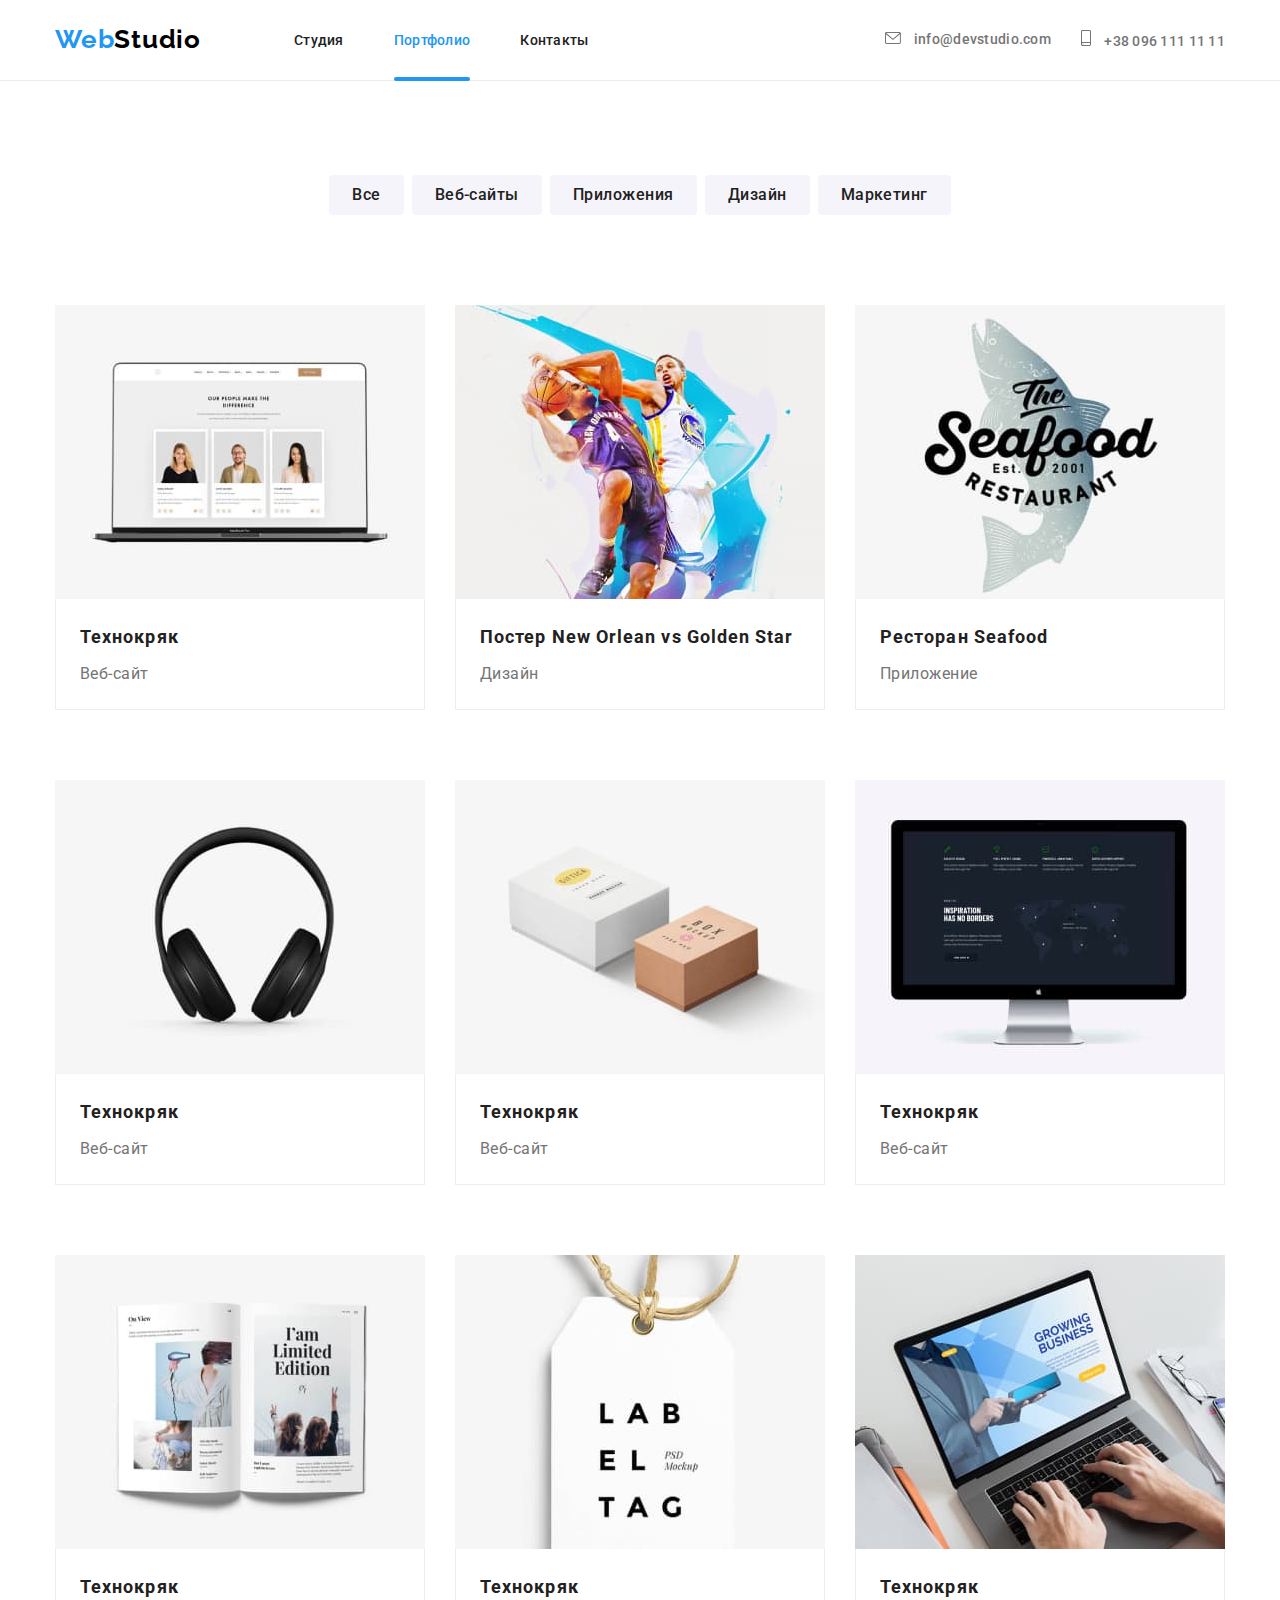
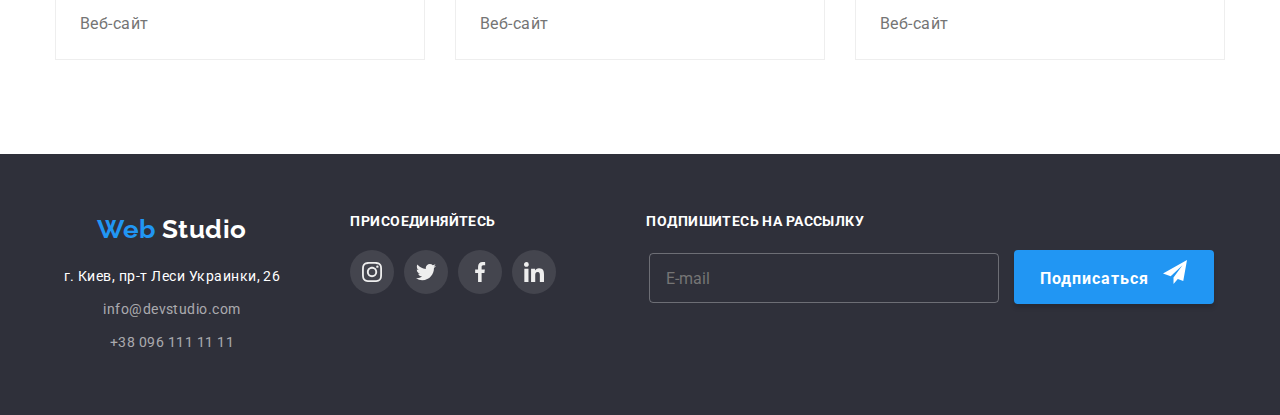
<file: portfolio.html>
<!DOCTYPE html>
<html lang="ru">
  <head>
    <meta charset="UTF-8" />
    <meta http-equiv="X-UA-Compatible" content="IE=edge" />
    <meta name="viewport" content="width=device-width, initial-scale=1.0" />
    <title>WebStudio</title>
    <link
      href="https://fonts.googleapis.com/css2?family=Raleway:wght@700&family=Roboto:wght@400;500;700;900&display=swap"
      rel="stylesheet"
    />
    <link
      rel="stylesheet"
      href="https://cdnjs.cloudflare.com/ajax/libs/modern-normalize/1.1.0/modern-normalize.min.css"
    />
    <!-- <link rel="stylesheet" href="./css/styles.css" /> -->
    <link rel="stylesheet" href="./css/main.min.css"/>
  </head>
  <body>
    <!--  Шапка страницы -->
    <header class="header">
      <div class="container main-nav">
        <a href="./index.html" class="logo link">
          Web <span class="accent link">Studio</span></a
        >

        <!-- Навигация -->
        <nav>
          <ul class="site-nav">
            <li class="item"><a href="./index.html" class="link">Студия</a></li>
            <li class="item">
              <a href="./portfolio.html" class="link current">Портфолио</a>
            </li>
            <li class="item"><a href="" class="link item">Контакты</a></li>
          </ul>
        </nav>

        <!-- Контактные данные -->
        <ul class="auth-nav">
          <li class="item">
            <a href="mailto:info@devstudio.com" class="auth-nav-link link">
              <svg class="auth-icon" width="16px" height="12px">
                <use href="./images/symbol-img.svg#icon-envelope"></use>
              </svg>
              info@devstudio.com
            </a>
          </li>
          <li class="item">
            <a href="tel:+380961111111" class="auth-nav-link link">
              <svg class="auth-icon" width="10" height="16">
                <use href="./images/symbol-img.svg#icon-smartphone"></use>
              </svg>
              +38 096 111 11 11
            </a>
          </li>
        </ul>

        <!-- Мобильное меню -->
        <button
          type="button"
          class="mobil__menu-open" data-menu-open>
          <svg class="icon__mobil-menu" width="40" height="40">
            <use href="./images/symbol-img.svg#icon-menu_40px"></use>
          </svg>
        </button>
      </div>
      <div class="mobil__menu is-hidden" data-menu>
        <div class="container">
          <button type="button" class="mobil__menu-close" data-menu-close>
            <svg class="icon__mobil-menu" width="40" height="40">
              <use href="./images/symbol-img.svg#icon-close_40px"></use>
            </svg>
          </button>

          <ul class="mobil__menu-nav">
            <li class="mobil__nav-item">
              <a href="./index.html" class="mobil__nav-link link current">Студия</a>
            </li>
            <li class="mobil__nav-item">
              <a href="./portfolio.html" class="mobil__nav-link link">Портфолио</a>
            </li>
            <li class="mobil__nav-item">
              <a href="" class="mobil__nav-link item link">Контакты</a>
            </li>
          </ul>

          <ul class="mobil__menu-auth-nav">
             <li class="mobil__menu-auth-item">
              <a href="tel:+380961111111" class="mobil__menu-tel-link link">
                +38 096 111 11 11
              </a>
            </li>
            <li class="mobil__menu-auth-item">
              <a
                href="mailto:info@devstudio.com"
                class="mobil__menu-mail-link link"
              >
                info@devstudio.com
              </a>
            </li>
          </ul>

          <ul class="menu__socials">
            <li class="menu__socials-item">
              <a href="" class="menu__socials-link link">Instagram</a>
            </li>
            <li class="menu__socials-item">
              <a href="" class="menu__socials-link link">Twitter</a>
            </li>
            <li class="menu__socials-item">
              <a href="" class="menu__socials-link link">Facebook</a>
            </li>
            <li class="menu__socials-item">
              <a href="" class="menu__socials-link link">LinkedIn</a>
            </li>
          </ul>
        </div>
      </div>
    </header>

    <!-- Фильтр и контент -->
    <main class="main__portfolio">
      <section>
        <div class="container">
          <ul class="filter">
            <li class="filter__item">
              <button type="button" class="filter__button">Все</button>
            </li>
            <li class="filter__item">
              <button type="button" class="filter__button">Веб-сайты</button>
            </li>
            <li class="filter__item">
              <button type="button" class="filter__button">Приложения</button>
            </li>
            <li class="filter__item">
              <button type="button" class="filter__button">Дизайн</button>
            </li>
            <li class="filter__item">
              <button type="button" class="filter__button">Маркетинг</button>
            </li>
          </ul>
        </div>

        <!-- Content-->
        <h1 class="content-hero visually-hidden">Content</h1>
        <div class="container ">
          <ul class="card padding">
            <li class="card__info">
              <a class="card__link link" href="">
                <div class="card__item">
                  <img
                    src="./images/img-portfolio2.jpg"
                    alt="Открытый ноутбух"
                    width="370"
                    height="294"
                  />
                  <p class="card__text">
                    Ресурс предлагает комплексные предложения с разным уровнем
                    функционала и сервисов. Все это позволит посетителю получить
                    исчерпывающие сведения о компании или частном лице.
                  </p>
                </div>

                <div class="header__conteiner">
                  <h2 class="header__title">Технокряк</h2>
                  <p class="header__text">Веб-сайт</p>
                </div>
              </a>
            </li>
            <li class="card__info">
              <a class="card__link link" href="">
                <div class="card__item">
                  <img
                    src="./images/img-portfolio3.jpg"
                    alt="Баскетболисты"
                    width="370"
                    height="294"
                  />
                  <p class="card__text">
                    РРесурс предлагает комплексные предложения с разным уровнем
                    функционала и сервисов. Все это позволит посетителю получить
                    исчерпывающие сведения о компании или частном лице.
                  </p>
                </div>

                <div class="header__conteiner">
                  <h2 class="header__title">
                    Постер New Orlean vs Golden Star
                  </h2>
                  <p class="header__text">Дизайн</p>
                </div>
              </a>
            </li>
            <li class="card__info">
              <a class="card__link link" href="">
                <div class="card__item">
                  <img
                    src="./images/img-portfolio4.jpg"
                    alt="Лого ресторана"
                    width="370"
                    height="294"
                  />
                  <p class="card__text">
                    Ресурс предлагает комплексные предложения с разным уровнем
                    функционала и сервисов. Все это позволит посетителю получить
                    исчерпывающие сведения о компании или частном лице.
                  </p>
                </div>

                <div class="header__conteiner">
                  <h2 class="header__title">Ресторан Seafood</h2>
                  <p class="header__text">Приложение</p>
                </div>
              </a>
            </li>
            <li class="card__info">
              <a class="card__link link" href="">
                <div class="card__item">
                  <img
                    src="./images/img-portfolio5.jpg"
                    alt="Открытый ноутбух"
                    width="370"
                    height="294"
                  />
                  <p class="card__text">
                    Ресурс предлагает комплексные предложения с разным уровнем
                    функционала и сервисов. Все это позволит посетителю получить
                    исчерпывающие сведения о компании или частном лице.
                  </p>
                </div>

                <div class="header__conteiner">
                  <h2 class="header__title">Технокряк</h2>
                  <p class="header__text">Веб-сайт</p>
                </div>
              </a>
            </li>
            <li class="card__info">
              <a class="card__link link" href="">
                <div class="card__item">
                  <img
                    src="./images/img-portfolio6.jpg"
                    alt="Открытый ноутбух"
                    width="370"
                    height="294"
                  />
                  <p class="card__text">
                    Ресурс предлагает комплексные предложения с разным уровнем
                    функционала и сервисов. Все это позволит посетителю получить
                    исчерпывающие сведения о компании или частном лице.
                  </p>
                </div>

                <div class="header__conteiner">
                  <h2 class="header__title">Технокряк</h2>
                  <p class="header__text">Веб-сайт</p>
                </div>
              </a>
            </li>
            <li class="card__info">
              <a class="card__link link" href="">
                <div class="card__item">
                  <img
                    src="./images/img-portfolio7.jpg"
                    alt="Открытый ноутбух"
                    width="370"
                    height="294"
                  />
                  <p class="card__text">
                    Ресурс предлагает комплексные предложения с разным уровнем
                    функционала и сервисов. Все это позволит посетителю получить
                    исчерпывающие сведения о компании или частном лице.
                  </p>
                </div>

                <div class="header__conteiner">
                  <h2 class="header__title">Технокряк</h2>
                  <p class="header__text">Веб-сайт</p>
                </div>
              </a>
            </li>
            <li class="card__info">
              <a class="card__link link" href="">
                <div class="card__item">
                  <img
                    src="./images/img-portfolio8.jpg"
                    alt="Открытый ноутбух"
                    width="370"
                    height="294"
                  />
                  <p class="card__text">
                    Ресурс предлагает комплексные предложения с разным уровнем
                    функционала и сервисов. Все это позволит посетителю получить
                    исчерпывающие сведения о компании или частном лице.
                  </p>
                </div>

                <div class="header__conteiner">
                  <h2 class="header__title">Технокряк</h2>
                  <p class="header__text">Веб-сайт</p>
                </div>
              </a>
            </li>
            <li class="card__info">
              <a class="card__link link" href="">
                <div class="card__item">
                  <img
                    src="./images/img-portfolio9.jpg"
                    alt="Открытый ноутбух"
                    width="370"
                    height="294"
                  />
                  <p class="card__text">
                    Ресурс предлагает комплексные предложения с разным уровнем
                    функционала и сервисов. Все это позволит посетителю получить
                    исчерпывающие сведения о компании или частном лице.
                  </p>
                </div>

                <div class="header__conteiner">
                  <h2 class="header__title">Технокряк</h2>
                  <p class="header__text">Веб-сайт</p>
                </div>
              </a>
            </li>
            <li class="card__info">
              <a class="card__link link" href="">
                <div class="card__item">
                  <img
                    src="./images/img-portfolio10.jpg"
                    alt="Открытый ноутбух"
                    width="370"
                    height="294"
                  />
                  <p class="card__text">
                    Ресурс предлагает комплексные предложения с разным уровнем
                    функционала и сервисов. Все это позволит посетителю получить
                    исчерпывающие сведения о компании или частном лице.
                  </p>
                </div>

                <div class="header__conteiner">
                  <h2 class="header__title">Технокряк</h2>
                  <p class="header__text">Веб-сайт</p>
                </div>
              </a>
            </li>
          </ul>
        </div>
      </section>
    </main>

     <!-- Page footer -->
    <footer class="footer">
      <div class="footer__container container padding">
        <div class="navigation__container">
          <a href="./index.html" class="footer__logo link">
            Web <span class="accent link">Studio</span></a
          >
          <address class="navigation">
            <a
              href="https://goo.gl/maps/A9gjcNeJawxpGRib9"
              class="navigation__address link"
              >г. Киев, пр-т Леси Украинки, 26</a
            >
            <ul >
              <li class="navigation__item">
                <a href="mailto:info@devstudio.com" class="navigation__link link"
                  >info@devstudio.com</a
                >
              </li>
              <li class="navigation__item">
                <a href="tel:+380961111111" class="navigation__link link"
                  >+38 096 111 11 11</a
                >
              </li>
            </ul>
          </address>
        </div>
        <div class="soc__conteinet">
          <h2 class="soc__title">Присоединяйтесь</h2>
          <ul class="soc__wrap list">
            <li class="soc__item">
              <a href="" class="soc__link link">
                <svg class="icon-soc-footer" width="20" height="20">
                  <use href="./images/symbol-img.svg#icon-instagram-2"></use>
                </svg>
              </a>
            </li>
            <li class="soc__item">
              <a href="" class="soc__link link">
                <svg class="icon-soc-footer" width="20" height="20">
                  <use href="./images/symbol-img.svg#icon-twitter-1"></use>
                </svg>
              </a>
            </li>
            <li class="soc__item">
              <a href="" class="soc__link link">
                <svg class="icon-soc-footer" width="20" height="20">
                  <use href="./images/symbol-img.svg#icon-facebook-1"></use>
                </svg>
              </a>
            </li>
            <li class="soc__item">
              <a href="" class="soc__link link">
                <svg class="icon-soc-footer" width="20" height="20">
                  <use href="./images/symbol-img.svg#icon-linkedin-1"></use>
                </svg>
              </a>
            </li>
          </ul>
        </div> 
        <div class="footer-subs">
          <h2 class="soc__title">Подпишитесь на рассылку</h2>
          <form class="footer-subs-form">
              <input
                class="footer-form-input"
                type="email"
                name="email"
                placeholder="E-mail"
              >
              <button type="submit" class="button-subs-footer">
              Подписаться
              <span class="icon-subs-footer">
                <svg  width="24" height="24">
                  <use href="./images/symbol-img.svg#icon-icon-send"></use>
                </svg>
              </span>
            </button>
          </form>
        </div>
         
        </div>
      </div>
    </footer>
  </body>
</html>
</file>
<file: css/main.min.css>
:root{--accent-color: #2196f3;--primery-text-color: #757575;--titel-text-color: #212121;--white-color: #ffffff;--main-background-color: #e5e5e5;--secondary-background-color: #f5f4fa;--footer-text-color: rgba(255, 255, 255, 0.6);--background-color-hero-footer: #2f303a;--lodo-color: #000000;--secondary-text-color: #ffffff;--primary-background-color: #ffffff;--secondary-font-weight: 700;--secondaty-font-size: 16px;--main-transition: 250ms cubic-bezier(0.4, 0, 0.2, 1);--bg-gradient: linear-gradient( to right, rgba(47, 48, 58, 0.4), rgba(47, 48, 58, 0.4) )}.visually-hidden{position:absolute;white-space:nowrap;width:1px;height:1px;overflow:hidden;border:0;padding:0;clip:rect(0 0 0 0);-webkit-clip-path:inset(50%);clip-path:inset(50%);margin:-1px}body{color:var(--titel-text-color);font-family:Roboto,sans-serif;letter-spacing:.03em}.container{margin:0 auto;width:100%;padding-left:15px;padding-right:15px;margin-left:auto;margin-right:auto}@media screen and (min-width: 480px){.container{width:480px}}@media screen and (min-width: 768px){.container{width:720px}}@media screen and (min-width: 1200px){.container{width:1200px}}h1,h2,h3,h4,h5,h6,p{margin:0}ul{margin:0;padding-left:0}ul{list-style:none}.link{text-decoration:none;margin:0;padding:0}img{display:block;width:100%;max-width:100%;height:auto}.padding{padding-top:60px;padding-bottom:60px}@media screen and (min-width: 768px){.padding{padding-top:60px;padding-bottom:60px}}@media screen and (min-width: 1200px){.padding{padding-top:94px;padding-bottom:94px}}.header{border-bottom:1px solid #ececec}.main-nav{display:-webkit-box;display:-ms-flexbox;display:flex}.auth-nav .item{font-weight:500;letter-spacing:.02em}@media screen and (min-width: 768px){.auth-nav .item{font-size:12px;line-height:1.16px}}@media screen and (min-width: 1200px){.auth-nav .item{font-size:14px;line-height:1.14}}.site-nav .item{font-weight:500;letter-spacing:.02em}@media screen and (min-width: 768px){.site-nav .item{font-size:14px;line-height:14px;line-height:1.16}}.site-nav .link{display:block;position:relative;padding-top:32px;padding-bottom:32px;-webkit-transition:color 250ms cubic-bezier(0.4, 0, 0.2, 1);transition:color 250ms cubic-bezier(0.4, 0, 0.2, 1)}.site-nav .link{color:var(--titel-text-color)}.site-nav .link:hover,.site-nav .link:focus{color:var(--accent-color)}.site-nav .link.current{color:var(--accent-color)}.site-nav .link.current::after{content:"";position:absolute;display:block;width:100%;height:4px;background:#2196f3;border-radius:2px;bottom:-1px}@media screen and (max-width: 480px){.site-nav{display:none}}@media screen and (min-width: 480px){.site-nav{display:none}}@media screen and (min-width: 768px){.site-nav{display:-webkit-box;display:-ms-flexbox;display:flex;margin-left:10;gap:50px;margin-left:70px}}@media screen and (min-width: 1200px){.site-nav{margin-left:93px;gap:50px}}@media screen and (max-width: 480px){.auth-nav{display:none}}@media screen and (min-width: 480px){.auth-nav{display:none}}@media screen and (min-width: 768px){.auth-nav{display:-webkit-box;display:-ms-flexbox;display:flex;-webkit-box-orient:vertical;-webkit-box-direction:normal;-ms-flex-direction:column;flex-direction:column;margin-left:auto;-ms-flex-item-align:center;align-self:center;row-gap:10px}}@media screen and (min-width: 1200px){.auth-nav{display:-webkit-box;display:-ms-flexbox;display:flex;-webkit-box-orient:horizontal;-webkit-box-direction:normal;-ms-flex-direction:row;flex-direction:row;gap:30px;-webkit-box-align:center;-ms-flex-align:center;align-items:center;margin-left:auto;-ms-flex-item-align:auto;align-self:auto}}.auth-icon{margin-right:10px;fill:var(--primery-text-color);background-color:#fff;-webkit-transition:fill 250ms cubic-bezier(0.4, 0, 0.2, 1);transition:fill 250ms cubic-bezier(0.4, 0, 0.2, 1)}.auth-nav-link{-webkit-transition:color 250ms cubic-bezier(0.4, 0, 0.2, 1);transition:color 250ms cubic-bezier(0.4, 0, 0.2, 1)}.auth-nav-link{color:var(--primery-text-color)}.auth-nav-link:hover,.auth-nav-link:focus{color:var(--accent-color)}.auth-nav-link:hover .auth-icon,.auth-nav-link:focus .auth-icon{fill:var(--accent-color)}.logo{font-family:Raleway,sans-serif;font-weight:700;font-size:24px;line-height:1.16;letter-spacing:.03em;-webkit-transition:color 250ms cubic-bezier(0.4, 0, 0.2, 1);transition:color 250ms cubic-bezier(0.4, 0, 0.2, 1)}.logo{display:-webkit-box;display:-ms-flexbox;display:flex;margin:0;padding:0;-ms-flex-wrap:nowrap;flex-wrap:nowrap;color:var(--accent-color);padding-top:24px;padding-bottom:25px}@media screen and (min-width: 1200px){.logo{font-size:26px;line-height:1.19}}.logo .accent{color:var(--lodo-color);-webkit-transition:color 250ms cubic-bezier(0.4, 0, 0.2, 1);transition:color 250ms cubic-bezier(0.4, 0, 0.2, 1)}.logo .accent:hover,.logo .accent:focus{color:var(--accent-color)}.logo:hover,.logo:focus{color:var(--logo-color)}.hero{background-color:var(--background-color-hero-footer);background-image:var(--bg-gradient),url(../images/header_mobile-img-min.jpg);background-size:cover;text-align:center;margin:0 auto;background-repeat:no-repeat;width:100%;padding-top:118px;padding-bottom:118px}@media(min-device-pixel-ratio: 2),(-webkit-min-device-pixel-ratio: 2),(min-resolution: 192dpi),(min-resolution: 2dppx){.hero{background-image:var(--bg-gradient),url(../images/hero-mob-2x-min.jpg)}}@media screen and (min-width: 768px){.hero{background-image:var(--bg-gradient),url(../images/header_tablet-img-min.jpg)}}@media screen and (min-width: 768px)and (min-device-pixel-ratio: 2),screen and (min-width: 768px)and (-webkit-min-device-pixel-ratio: 2),screen and (min-width: 768px)and (min-resolution: 192dpi),screen and (min-width: 768px)and (min-resolution: 2dppx){.hero{background-image:var(--bg-gradient),url(../images/hero-tabl-2x-min.jpg)}}@media screen and (min-width: 1200px){.hero{max-width:1600px;padding-top:200px;padding-bottom:200px;background-image:var(--bg-gradient),url(../images/Img-hero.jpg)}}@media screen and (min-width: 1200px)and (min-device-pixel-ratio: 2),screen and (min-width: 1200px)and (-webkit-min-device-pixel-ratio: 2),screen and (min-width: 1200px)and (min-resolution: 192dpi),screen and (min-width: 1200px)and (min-resolution: 2dppx){.hero{background-image:var(--bg-gradient),url(../images/hero-des-2x-min.jpg)}}.hero-title{color:var(--white-color);font-weight:900;letter-spacing:.06em;text-transform:uppercase;margin-bottom:30px;display:inline-block;font-weight:900;font-size:26px;line-height:1.61;width:100%}@media screen and (min-width: 480px){.hero-title{max-width:360px}}@media screen and (min-width: 768px){.hero-title{max-width:360px;font-size:26px}}@media screen and (min-width: 1200px){.hero-title{max-width:696px;font-size:44px;line-height:1.36}}.hero-button{color:var(--white-color);background-color:var(--accent-color);font-weight:700;font-size:16px;line-height:1.88;-webkit-box-align:center;-ms-flex-align:center;align-items:center;letter-spacing:.06em;cursor:pointer;border-radius:4px;padding:10px 32px;display:inline-block;min-width:200px;border:1px solid rgba(0,0,0,0);-webkit-transition:color 250ms cubic-bezier(0.4, 0, 0.2, 1);transition:color 250ms cubic-bezier(0.4, 0, 0.2, 1)}.container-making{display:none}@media screen and (min-width: 1200px){.container-making{display:-webkit-box;display:-ms-flexbox;display:flex;-webkit-box-pack:justify;-ms-flex-pack:justify;justify-content:space-between;padding-bottom:94px}}.text{color:var(--primery-text-color);font-size:14px;line-height:1.71}.making-top-wrap{position:relative}.making-text{position:absolute;bottom:0;top:88%;left:50%;width:370px;height:70px;-webkit-transform:translate(-50%, -50%);transform:translate(-50%, -50%);padding-top:27px;text-align:center;font-weight:700;font-size:14px;line-height:1.14;letter-spacing:.03em;text-transform:uppercase;color:#fff;background-color:rgba(47,48,58,.8)}.making-title{display:none}@media screen and (min-width: 1200px){.making-title{display:-webkit-box;display:-ms-flexbox;display:flex;font-weight:700;font-size:36px;line-height:1.16;-webkit-box-pack:center;-ms-flex-pack:center;justify-content:center;margin-bottom:50px}}.benefits-conteiner{display:-webkit-box;display:-ms-flexbox;display:flex;-ms-flex-wrap:wrap;flex-wrap:wrap;gap:30px}.benefits-title{margin-bottom:10px;font-weight:700;font-size:14px;line-height:1.14;letter-spacing:.03em;text-transform:uppercase;color:#212121}.text{font-size:14px;line-height:1.71;letter-spacing:.03em;color:#757575}.sectio-icon-benefits{display:-webkit-box;display:-ms-flexbox;display:flex;-webkit-box-align:center;-ms-flex-align:center;align-items:center;-webkit-box-pack:center;-ms-flex-pack:center;justify-content:center;padding-top:25px;padding-bottom:25px;background-color:#f5f4fa;margin-bottom:30px}@media screen and (min-width: 480px){.benefits-item{width:100%}}@media screen and (min-width: 768px){.benefits-item{-ms-flex-preferred-size:calc((100% - 30px)/2);flex-basis:calc((100% - 30px)/2)}}@media screen and (min-width: 1200px){.benefits-item{-ms-flex-preferred-size:calc((100% - 90px)/4);flex-basis:calc((100% - 90px)/4)}}.conteiner-team{display:-webkit-box;display:-ms-flexbox;display:flex;-ms-flex-wrap:wrap;flex-wrap:wrap;gap:30px}.team-title{font-weight:700;text-align:center;margin-bottom:50px}@media screen and (min-width: 480px){.team-title{font-size:28px;line-height:1.17}}@media screen and (min-width: 768px){.team-title{font-size:28px;line-height:1.17}}@media screen and (min-width: 1200px){.team-title{font-size:36px;line-height:1.16}}.team-link{-webkit-box-shadow:0px 1px 3px rgba(0,0,0,.12),0px 1px 1px rgba(0,0,0,.14),0px 2px 1px rgba(0,0,0,.2);box-shadow:0px 1px 3px rgba(0,0,0,.12),0px 1px 1px rgba(0,0,0,.14),0px 2px 1px rgba(0,0,0,.2)}@media screen and (min-width: 480px){.team-link{width:100%}}@media screen and (min-width: 768px){.team-link{-ms-flex-preferred-size:calc((100% - 30px)/2);flex-basis:calc((100% - 30px)/2)}}@media screen and (min-width: 1200px){.team-link{-ms-flex-preferred-size:calc((100% - 90px)/4);flex-basis:calc((100% - 90px)/4)}}.section-team{background-color:var(--secondary-background-color)}.section-team .team-link{background-color:#fff}.personal-title{font-weight:500;font-size:16px;line-height:1.18;text-align:center;letter-spacing:.03em}.personal-text{text-align:center;color:var(--primery-text-color);font-weight:400;margin-top:10px;margin-bottom:16px}.team-item{padding-top:30px;padding-bottom:30px}.personal-soc{display:-webkit-box;display:-ms-flexbox;display:flex;-webkit-box-pack:center;-ms-flex-pack:center;justify-content:center;background-size:100%;gap:10px}.personal-soc-link{width:44px;height:44px;border-radius:50%;display:-webkit-box;display:-ms-flexbox;display:flex;-webkit-box-pack:center;-ms-flex-pack:center;justify-content:center;-webkit-box-align:center;-ms-flex-align:center;align-items:center;-webkit-transition:background-color 250ms cubic-bezier(0.4, 0, 0.2, 1);transition:background-color 250ms cubic-bezier(0.4, 0, 0.2, 1)}.icon-soc{fill:#afb1b8;-webkit-transition:fill 250ms cubic-bezier(0.4, 0, 0.2, 1);transition:fill 250ms cubic-bezier(0.4, 0, 0.2, 1)}.personal-soc-link:hover,.personal-soc-link:focus{background-color:var(--accent-color)}.personal-soc-link:hover .icon-soc,.personal-soc-link:focus .icon-soc{fill:var(--white-color)}.container-customer{display:-webkit-box;display:-ms-flexbox;display:flex;-ms-flex-wrap:wrap;flex-wrap:wrap;gap:30px;-ms-flex-pack:distribute;justify-content:space-around}@media screen and (min-width: 480px){.customer-case{-ms-flex-preferred-size:calc((100% - 30px)/2);flex-basis:calc((100% - 30px)/2)}}@media screen and (min-width: 768px){.customer-case{-ms-flex-preferred-size:calc((100% - 60px)/3);flex-basis:calc((100% - 60px)/3)}}@media screen and (min-width: 1200px){.customer-case{-ms-flex-preferred-size:calc((100% - 150px)/6);flex-basis:calc((100% - 150px)/6)}}.customer-title{font-weight:700;text-align:center;letter-spacing:.03em;color:var(--titel-text-color);margin-bottom:50px}@media screen and (min-width: 480px){.customer-title{font-size:28px;line-height:1.17}}@media screen and (min-width: 768px){.customer-title{font-size:28px;line-height:1.17}}@media screen and (min-width: 1200px){.customer-title{font-size:36px;line-height:1.16}}.customer-link{min-width:140px;min-height:92px;padding-top:16px;padding-bottom:16px;display:-webkit-box;display:-ms-flexbox;display:flex;-ms-flex-pack:distribute;justify-content:space-around;-webkit-box-align:center;-ms-flex-align:center;align-items:center;border:1px solid #afb1b8;border-radius:4px;fill:#afb1b8;-webkit-transition:border-color 250ms cubic-bezier(0.4, 0, 0.2, 1);transition:border-color 250ms cubic-bezier(0.4, 0, 0.2, 1)}.icon-customer{-webkit-transition:fill 250ms cubic-bezier(0.4, 0, 0.2, 1);transition:fill 250ms cubic-bezier(0.4, 0, 0.2, 1)}.customer-link:hover,.customer-link:focus{border-color:#2196f3}.customer-link:hover .icon-customer,.customer-link:focus .icon-customer{fill:#2196f3}.mobil__menu-open{margin-left:auto;background-color:rgba(0,0,0,0);border:rgba(0,0,0,0)}@media screen and (max-width: 480px){.mobil__menu-open{position:relative}}@media screen and (min-width: 480px){.mobil__menu-open{position:relative}}@media screen and (min-width: 768px){.mobil__menu-open{display:none}}@media screen and (min-width: 1200px){.mobil__menu-open{display:none}}.icon__mobil-menu:hover,.icon__mobil-menu:focus{fill:var(--accent-color)}.mobil__menu{position:fixed;background-color:#fff;top:0;left:0;width:100%;height:100%;z-index:1;-webkit-box-orient:vertical;-webkit-box-direction:normal;-ms-flex-direction:column;flex-direction:column;padding:0 25px 48px}.mobil__menu>.container{height:100%;display:-webkit-box;display:-ms-flexbox;display:flex;-webkit-box-orient:vertical;-webkit-box-direction:normal;-ms-flex-direction:column;flex-direction:column;-webkit-box-pack:justify;-ms-flex-pack:justify;justify-content:space-between}.mobil__menu-close{display:block;margin-left:auto;background-color:rgba(0,0,0,0);border:rgba(0,0,0,0);padding-top:10px}.mobil__nav-link{font-weight:500;font-size:40px;line-height:1.17;letter-spacing:.02em;color:#212121}.mobil__nav-link:hover,.mobil__nav-link:focus{color:var(--accent-color)}.mobil__nav-item+.mobil__nav-item{margin-top:32px}.mobil__menu-auth-item+.mobil__menu-auth-item{margin-top:32px}.mobil__menu-tel-link{font-weight:500;font-size:34px;line-height:1.17;letter-spacing:.02em;color:#2196f3}.mobil__menu-mail-link{font-weight:500;font-size:24px;line-height:1.16;letter-spacing:.02em;color:#757575}.mobil__menu-auth-nav{margin-top:auto;margin-bottom:64px}.menu__socials{display:-webkit-box;display:-ms-flexbox;display:flex;-ms-flex-wrap:wrap;flex-wrap:wrap}.menu__socials{position:relative;padding-bottom:48px}.menu__socials-item:not(:last-child):after{content:"";height:22px;border:1px solid rgba(33,33,33,.2);margin-left:10px;margin-right:10px}.menu__socials-link{font-weight:500;font-size:18px;line-height:1.22;letter-spacing:.02em;color:#2196f3}.is-hidden{opacity:0;visibility:hidden;pointer-events:none}.footer{background-color:var(--background-color-hero-footer)}.footer__container{-webkit-box-orient:vertical;-webkit-box-direction:normal;-ms-flex-direction:column;flex-direction:column;display:-webkit-box;display:-ms-flexbox;display:flex;-webkit-box-pack:center;-ms-flex-pack:center;justify-content:center;text-align:center;padding-top:60px;padding-bottom:60px}@media screen and (min-width: 480px){.footer__container{-webkit-box-orient:vertical;-webkit-box-direction:normal;-ms-flex-direction:column;flex-direction:column}}@media screen and (min-width: 768px){.footer__container{-webkit-box-orient:horizontal;-webkit-box-direction:normal;-ms-flex-direction:row;flex-direction:row;-ms-flex-wrap:wrap;flex-wrap:wrap}}@media screen and (min-width: 1200px){.footer__container{-webkit-box-orient:horizontal;-webkit-box-direction:normal;-ms-flex-direction:row;flex-direction:row;margin-bottom:0}}.navigation__container{margin-bottom:60px;-webkit-box-pack:center;-ms-flex-pack:center;justify-content:center}@media screen and (min-width: 768px){.navigation__container{margin-right:165px}}@media screen and (min-width: 1200px){.navigation__container{margin-right:0;margin-bottom:0}}.footer__logo{color:var(--accent-color);font-family:Raleway,sans-serif;margin-bottom:20px;-webkit-transition:color 250ms cubic-bezier(0.4, 0, 0.2, 1);transition:color 250ms cubic-bezier(0.4, 0, 0.2, 1);font-weight:700;font-size:26px;line-height:1.19}.footer__logo:hover,.footer__logo:focus{color:var(--white-color)}.footer__logo .accent{-webkit-transition:color 250ms cubic-bezier(0.4, 0, 0.2, 1);transition:color 250ms cubic-bezier(0.4, 0, 0.2, 1);color:var(--white-color)}.footer__logo .accent:hover,.footer__logo .accent:focus{color:var(--accent-color)}.navigation__address{color:#fff;font-weight:400;font-size:14px;line-height:1.71;font-style:normal;margin-top:20px;margin-bottom:9px;display:inline-block}.navigation__link{color:var(--footer-text-color);font-size:14px;line-height:1.71;font-style:normal;display:inline-block;-webkit-transition:color 250ms cubic-bezier(0.4, 0, 0.2, 1);transition:color 250ms cubic-bezier(0.4, 0, 0.2, 1)}.navigation__link:hover,.navigation__link:focus{color:var(--accent-color)}.navigation__item:not(:last-child){margin-bottom:9px}.soc__title{font-weight:700;font-size:14px;line-height:1.14;letter-spacing:.03em;text-transform:uppercase;color:#fff;margin-bottom:20px}.soc__wrap{display:-webkit-box;display:-ms-flexbox;display:flex;gap:10px}.soc__link{display:-webkit-box;display:-ms-flexbox;display:flex;width:44px;height:44px;border-radius:50%;-webkit-box-pack:center;-ms-flex-pack:center;justify-content:center;-webkit-box-align:center;-ms-flex-align:center;align-items:center;fill:#eee;background:rgba(255,255,255,.1);-webkit-transition:background-color 250ms cubic-bezier(0.4, 0, 0.2, 1);transition:background-color 250ms cubic-bezier(0.4, 0, 0.2, 1)}.soc__link:hover,.soc__link:focus{background-color:#2196f3}.soc__conteinet{display:-webkit-box;display:-ms-flexbox;display:flex;-webkit-box-orient:vertical;-webkit-box-direction:normal;-ms-flex-direction:column;flex-direction:column;-webkit-box-align:center;-ms-flex-align:center;align-items:center;margin-bottom:60px}@media screen and (min-width: 480px){.soc__conteinet{-webkit-box-align:center;-ms-flex-align:center;align-items:center}}@media screen and (min-width: 768px){.soc__conteinet{-webkit-box-align:start;-ms-flex-align:start;align-items:flex-start}}@media screen and (min-width: 1200px){.soc__conteinet{max-width:206px;margin-left:70px}}.footer-subs{display:-webkit-box;display:-ms-flexbox;display:flex;-webkit-box-orient:vertical;-webkit-box-direction:normal;-ms-flex-direction:column;flex-direction:column}@media screen and (min-width: 1200px){.footer-subs{width:570px;min-height:86px;margin-left:90px;margin-bottom:0}}@media screen and (min-width: 1200px){.footer-subs-form{-webkit-box-orient:vertical;-webkit-box-direction:normal;-ms-flex-direction:column;flex-direction:column;-webkit-box-align:center;-ms-flex-align:center;align-items:center;text-align:center;-webkit-box-align:baseline;-ms-flex-align:baseline;align-items:baseline}}.footer-form-input{width:90%;height:50px;background-color:rgba(0,0,0,0);border:1px solid rgba(255,255,255,.3);border-radius:4px;color:var(--white-color);padding-left:16px;margin-bottom:20px}@media screen and (min-width: 1200px){.footer-form-input{width:100%;width:350px;height:50px;margin-right:10px;margin-bottom:0}}.button-subs-footer{color:var(--white-color);background-color:var(--accent-color);font-weight:700;font-size:16px;line-height:1.88;letter-spacing:.06em;cursor:pointer;-webkit-box-shadow:0px 4px 4px rgba(0,0,0,.15);box-shadow:0px 4px 4px rgba(0,0,0,.15);border-radius:4px;padding-top:10px;padding-bottom:10px;min-width:200px;border:#2196f3;-webkit-box-pack:center;-ms-flex-pack:center;justify-content:center}.icon-subs-footer{margin-left:10px}@media screen and (min-width: 1200px){.soc__title{display:-webkit-box;display:-ms-flexbox;display:flex;-ms-flex-line-pack:start;align-content:flex-start;-webkit-box-pack:start;-ms-flex-pack:start;justify-content:start}}.backdrop{position:fixed;top:0;width:100%;height:100%;background-color:rgba(0,0,0,.2);-webkit-transition:opacity 250ms cubic-bezier(0.4, 0, 0.2, 1),visibility 250ms;transition:opacity 250ms cubic-bezier(0.4, 0, 0.2, 1),visibility 250ms;background-color:rgba(0,0,0,.2)}.modal{position:absolute;min-height:609px;top:50%;left:50%;background:var(--primary-background-color);-webkit-box-shadow:0px 1px 3px rgba(0,0,0,.12),0px 1px 1px rgba(0,0,0,.14),0px 2px 1px rgba(0,0,0,.2);box-shadow:0px 1px 3px rgba(0,0,0,.12),0px 1px 1px rgba(0,0,0,.14),0px 2px 1px rgba(0,0,0,.2);border-radius:4px;-webkit-transform:translate(-50%, -50%) scale(1);transform:translate(-50%, -50%) scale(1);-webkit-transition:-webkit-transform var(--main-transition);transition:-webkit-transform var(--main-transition);transition:transform var(--main-transition);transition:transform var(--main-transition), -webkit-transform var(--main-transition);padding:40px}@media screen and (min-width: 450px){.modal{width:100%}}@media screen and (min-width: 480px){.modal{width:450px;min-height:609px}}@media screen and (min-width: 1200px){.modal{width:528px;min-height:581px}}.backdrop.is-hidden .modal{-webkit-transform:translate(-50%, -50%) scale(0);transform:translate(-50%, -50%) scale(0)}.modal-close{position:absolute;right:8px;top:8px;width:30px;height:30px;border:1px solid rgba(0,0,0,.1);border-radius:50%;background-color:rgba(0,0,0,0)}.is-hidden{opacity:0;visibility:hidden;pointer-events:none}textarea{resize:none}.modal-close:hover{fill:#2196f3;-webkit-transition:border-color 250ms cubic-bezier(0.4, 0, 0.2, 1);transition:border-color 250ms cubic-bezier(0.4, 0, 0.2, 1);cursor:pointer}.modal-title{font-weight:700;font-size:20px;line-height:1.15;text-align:center;letter-spacing:.03em;margin-bottom:12px;color:var(--title-text-color)}.modal-form{font-weight:400;font-size:12px;line-height:1.1;letter-spacing:.01em;color:#757575;display:block;margin-bottom:10px}.modal-form-input{display:block;width:100%;height:40px;border:1px solid rgba(33,33,33,.2);border-radius:4px;padding-left:42px;font-weight:400;font-size:12px;line-height:1.6px;color:#757575;letter-spacing:.01em;-webkit-transition:border-color 250ms cubic-bezier(0.4, 0, 0.2, 1);transition:border-color 250ms cubic-bezier(0.4, 0, 0.2, 1);cursor:pointer}.modal-form-input:focus{outline:rgba(0,0,0,0);border-color:var(--accent-color)}.modal-comment:focus{outline:rgba(0,0,0,0);border-color:var(--accent-color)}.input-wrap{position:relative;-webkit-transition:border-color 250ms cubic-bezier(0.4, 0, 0.2, 1);transition:border-color 250ms cubic-bezier(0.4, 0, 0.2, 1)}.icon-modal{position:absolute;top:50%;left:12px;-webkit-transform:translateY(-50%);transform:translateY(-50%)}.modal-form-input:focus+.icon-modal{fill:var(--accent-color)}textarea::-webkit-input-placeholder{display:block;font-weight:400;font-size:12px;line-height:1.6px;letter-spacing:.01em;color:rgba(117,117,117,.5);padding-top:6px}textarea::-moz-placeholder{display:block;font-weight:400;font-size:12px;line-height:1.6px;letter-spacing:.01em;color:rgba(117,117,117,.5);padding-top:6px}textarea:-ms-input-placeholder{display:block;font-weight:400;font-size:12px;line-height:1.6px;letter-spacing:.01em;color:rgba(117,117,117,.5);padding-top:6px}textarea::-ms-input-placeholder{display:block;font-weight:400;font-size:12px;line-height:1.6px;letter-spacing:.01em;color:rgba(117,117,117,.5);padding-top:6px}textarea::placeholder{display:block;font-weight:400;font-size:12px;line-height:1.6px;letter-spacing:.01em;color:rgba(117,117,117,.5);padding-top:6px}.modal-comment{width:100%;height:120px;border:1px solid rgba(33,33,33,.2);border-radius:4px;padding:12px 16px}.label-chekbox{display:-webkit-box;display:-ms-flexbox;display:flex;-webkit-box-align:center;-ms-flex-align:center;align-items:center;-webkit-box-pack:center;-ms-flex-pack:center;justify-content:center;font-weight:400;font-size:14px;line-height:1.71px;letter-spacing:.03em;color:#757575;margin-top:20px;margin-bottom:30px}.accent-color-accord{color:#2196f3;margin-left:1.8px}.checkbox-accord{letter-spacing:.03em;color:#757575;display:-webkit-box;display:-ms-flexbox;display:flex;-ms-flex-line-pack:center;align-content:center;-webkit-box-pack:center;-ms-flex-pack:center;justify-content:center;-webkit-transition:color 250ms cubic-bezier(0.4, 0, 0.2, 1);transition:color 250ms cubic-bezier(0.4, 0, 0.2, 1);margin-bottom:30px;font-size:12px;line-height:1.17}@media screen and (min-width: 1200px){.checkbox-accord{font-size:14px;line-height:1.71}}.checkbox-accord::before{content:"";width:15px;height:15px;border:2px solid #212121;border-radius:3px;margin-right:7px}.input-checkbox-accord:checked+.checkbox-accord::before{background-color:#2196f3;border-color:var(--accent-color);background-image:url(../images/icon\ check.svg);background-repeat:no-repeat;background-size:contain;background-origin:border-box;-webkit-transition:color 250ms cubic-bezier(0.4, 0, 0.2, 1);transition:color 250ms cubic-bezier(0.4, 0, 0.2, 1)}.input-checkbox-accord{-webkit-appearance:none;-moz-appearance:none;appearance:none}.modal-go-button{color:var(--white-color);background-color:var(--accent-color);font-weight:700;font-size:16px;line-height:1.88;-webkit-box-align:center;-ms-flex-align:center;align-items:center;letter-spacing:.06em;cursor:pointer;border-radius:4px;padding:10px 55px;display:block;min-width:200px;border:1px solid rgba(0,0,0,0);-webkit-transition:color 250ms cubic-bezier(0.4, 0, 0.2, 1);transition:color 250ms cubic-bezier(0.4, 0, 0.2, 1);-webkit-box-shadow:0px 1px 3px rgba(0,0,0,.12),0px 1px 1px rgba(0,0,0,.14),0px 2px 1px rgba(0,0,0,.2);box-shadow:0px 1px 3px rgba(0,0,0,.12),0px 1px 1px rgba(0,0,0,.14),0px 2px 1px rgba(0,0,0,.2)}.container-modal-btn{display:-webkit-box;display:-ms-flexbox;display:flex;-webkit-box-align:center;-ms-flex-align:center;align-items:center;-ms-flex-wrap:nowrap;flex-wrap:nowrap;-ms-flex-line-pack:center;align-content:center;-webkit-box-pack:center;-ms-flex-pack:center;justify-content:center}.modal-form-label{display:block;margin-bottom:5px}.filter__button{font-family:"Roboto";font-weight:500;font-size:16px;line-height:1.62;letter-spacing:.03em;text-align:center;background-color:var(--secondary-background-color);color:var(--titel-text-color);padding:6px 22px;cursor:pointer;display:inline-block;border:1px solid rgba(0,0,0,0);border-radius:4px;-webkit-transition:color 250ms cubic-bezier(0.4, 0, 0.2, 1),background-color 250ms cubic-bezier(0.4, 0, 0.2, 1),-webkit-box-shadow 250ms cubic-bezier(0.4, 0, 0.2, 1);transition:color 250ms cubic-bezier(0.4, 0, 0.2, 1),background-color 250ms cubic-bezier(0.4, 0, 0.2, 1),-webkit-box-shadow 250ms cubic-bezier(0.4, 0, 0.2, 1);transition:color 250ms cubic-bezier(0.4, 0, 0.2, 1),background-color 250ms cubic-bezier(0.4, 0, 0.2, 1),box-shadow 250ms cubic-bezier(0.4, 0, 0.2, 1);transition:color 250ms cubic-bezier(0.4, 0, 0.2, 1),background-color 250ms cubic-bezier(0.4, 0, 0.2, 1),box-shadow 250ms cubic-bezier(0.4, 0, 0.2, 1),-webkit-box-shadow 250ms cubic-bezier(0.4, 0, 0.2, 1)}.filter__button:hover,.filter__button:focus{background-color:var(--accent-color);color:var(--white-color);-webkit-box-shadow:0px 3px 1px rgba(0,0,0,.1),0px 1px 2px rgba(0,0,0,.08),0px 2px 2px rgba(0,0,0,.12);box-shadow:0px 3px 1px rgba(0,0,0,.1),0px 1px 2px rgba(0,0,0,.08),0px 2px 2px rgba(0,0,0,.12)}.filter{display:-webkit-box;display:-ms-flexbox;display:flex;-webkit-box-pack:center;-ms-flex-pack:center;justify-content:center;-ms-flex-wrap:wrap;flex-wrap:wrap;row-gap:15px;-webkit-column-gap:8px;-moz-column-gap:8px;column-gap:8px}@media screen and (min-width: 480px){.filter__item{-ms-flex-wrap:wrap;flex-wrap:wrap;row-gap:20px;-webkit-column-gap:30px;-moz-column-gap:30px;column-gap:30px}}@media screen and (min-width: 768px){.filter__item{-webkit-box-pack:center;-ms-flex-pack:center;justify-content:center;-webkit-box-align:center;-ms-flex-align:center;align-items:center;padding-top:60px;padding-bottom:30px}}@media screen and (min-width: 1200px){.filter__item{-webkit-box-pack:center;-ms-flex-pack:center;justify-content:center;-webkit-box-align:center;-ms-flex-align:center;align-items:center;padding-top:94px;padding-bottom:50px}}.card{display:-webkit-box;display:-ms-flexbox;display:flex;-ms-flex-wrap:wrap;flex-wrap:wrap;gap:30px;-webkit-box-pack:center;-ms-flex-pack:center;justify-content:center;padding-top:0}.card__link{display:inline-block;-webkit-transition:-webkit-box-shadow 250ms cubic-bezier(0.4, 0, 0.2, 1);transition:-webkit-box-shadow 250ms cubic-bezier(0.4, 0, 0.2, 1);transition:box-shadow 250ms cubic-bezier(0.4, 0, 0.2, 1);transition:box-shadow 250ms cubic-bezier(0.4, 0, 0.2, 1), -webkit-box-shadow 250ms cubic-bezier(0.4, 0, 0.2, 1)}.card__link:hover,.card__link:focus{-webkit-box-shadow:0px 1px 1px rgba(0,0,0,.12),0px 4px 4px rgba(0,0,0,.06),1px 4px 6px rgba(0,0,0,.16);box-shadow:0px 1px 1px rgba(0,0,0,.12),0px 4px 4px rgba(0,0,0,.06),1px 4px 6px rgba(0,0,0,.16)}@media screen and (min-width: 480px){.card__info{display:-webkit-box;display:-ms-flexbox;display:flex;-webkit-box-pack:center;-ms-flex-pack:center;justify-content:center;-webkit-box-align:center;-ms-flex-align:center;align-items:center;margin-top:40px}}@media screen and (min-width: 768px){.card__info{-ms-flex-preferred-size:calc((100% - 30px)/2);flex-basis:calc((100% - 30px)/2)}}@media screen and (min-width: 1200px){.card__info{-ms-flex-preferred-size:calc((100% - 60px)/3);flex-basis:calc((100% - 60px)/3)}}.card__item{position:relative;overflow:hidden}.card__text{position:absolute;top:0;left:0;height:100%;-webkit-transform:translateY(100%);transform:translateY(100%);font-weight:400;font-size:18px;line-height:1.56;letter-spacing:.03em;padding:63px 24px;-webkit-transition:-webkit-transform 250ms cubic-bezier(0.4, 0, 0.2, 1);transition:-webkit-transform 250ms cubic-bezier(0.4, 0, 0.2, 1);transition:transform 250ms cubic-bezier(0.4, 0, 0.2, 1);transition:transform 250ms cubic-bezier(0.4, 0, 0.2, 1), -webkit-transform 250ms cubic-bezier(0.4, 0, 0.2, 1);background-color:rgba(33,150,243,.9);color:#fff}.card__info:hover .card__text,.card__info:focus .card__text{-webkit-transform:translateY(0);transform:translateY(0)}.header__conteiner{padding:20px 24px;background:#fff;border:1px solid #eee;border-top:0}.header__title{font-weight:700;font-size:18px;line-height:2;letter-spacing:.06em;color:var(--titel-text-color)}.header__text{font-size:16px;line-height:1.87;color:var(--primery-text-color);margin-top:4px}/*# sourceMappingURL=main.min.css.map */
</file>
